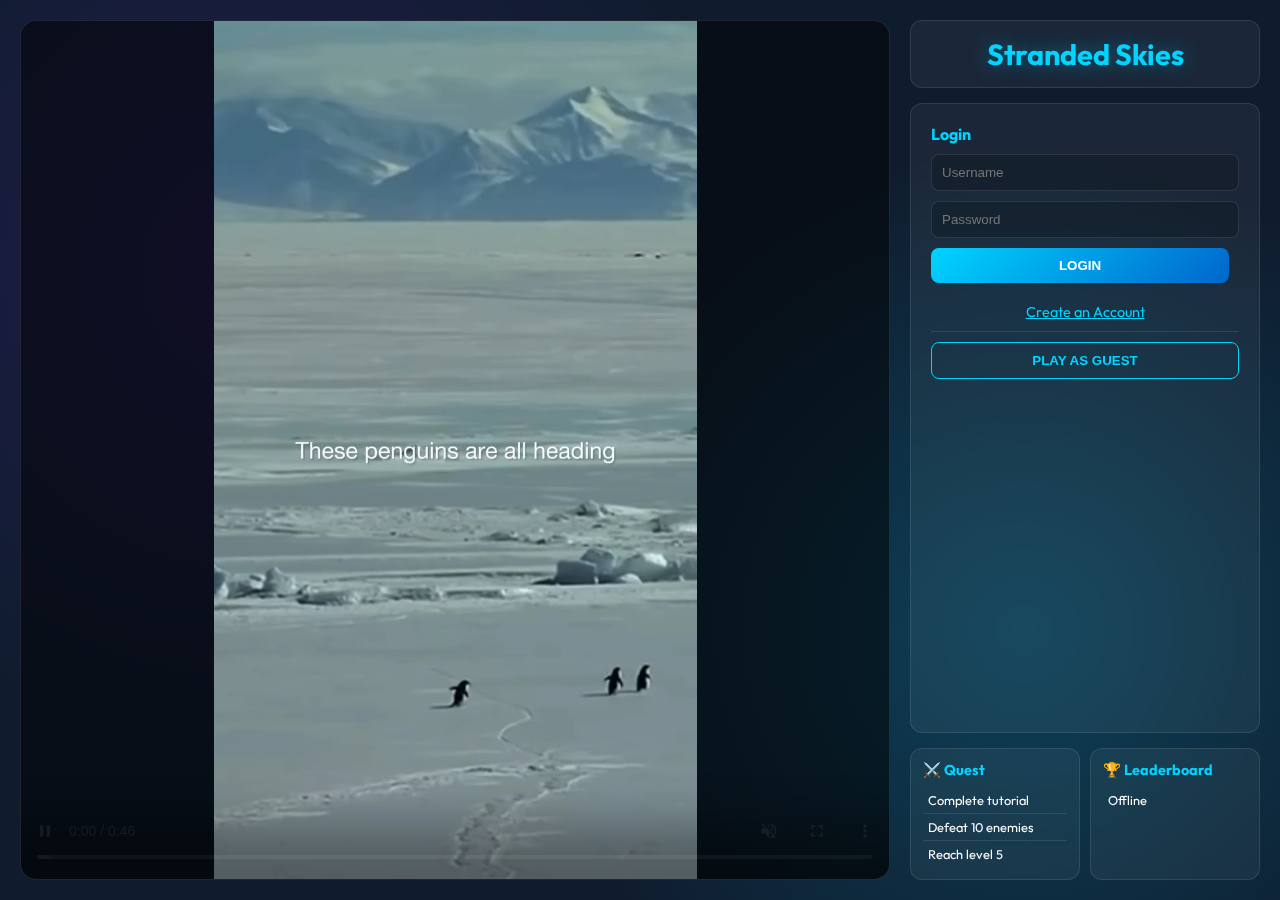
<file: frontend/index.html>
<!DOCTYPE html>
<html>

<head>
    <title>Stranded Skies</title>
    <link rel="stylesheet" href="css/main.css">
    <meta name="viewport" content="width=device-width, initial-scale=1.0">
    <style>
        html,
        body {
            margin: 0;
            padding: 0;
            height: 100vh;
            overflow: hidden;
        }

        .login-container {
            display: flex;
            height: 100vh;
            gap: 20px;
            padding: 20px;
            box-sizing: border-box;
        }

        .video-section {
            flex: 1;
            background: rgba(0, 0, 0, 0.5);
            border: 1px solid var(--glass-border);
            border-radius: 16px;
            overflow: hidden;
            display: flex;
            align-items: center;
            justify-content: center;
        }

        .video-section video {
            width: 100%;
            height: 100%;
            object-fit: contain;
        }

        .video-placeholder {
            color: var(--text-secondary);
            font-size: 1.2rem;
            position: absolute;
        }

        .right-section {
            flex: 0 0 350px;
            display: flex;
            flex-direction: column;
            gap: 15px;
            max-height: 100%;
            overflow: hidden;
        }

        .game-title-box {
            background: var(--glass-bg);
            backdrop-filter: blur(12px);
            border: 1px solid var(--glass-border);
            border-radius: 12px;
            padding: 15px;
            text-align: center;
        }

        .game-title-box h1 {
            font-size: 1.8rem;
            color: var(--accent-color);
            text-shadow: 0 0 20px var(--accent-glow);
            margin: 0;
        }

        .login-box {
            background: var(--glass-bg);
            backdrop-filter: blur(12px);
            border: 1px solid var(--glass-border);
            border-radius: 12px;
            padding: 20px;
            flex: 1;
            min-height: 0;
        }

        .login-box h3 {
            color: var(--accent-color);
            margin-top: 0;
            margin-bottom: 10px;
            font-size: 1rem;
        }

        .login-box input {
            width: 100%;
            box-sizing: border-box;
            margin-bottom: 10px;
            padding: 10px;
        }

        .button-row {
            display: flex;
            gap: 10px;
            margin-bottom: 10px;
        }

        .button-row button {
            flex: 1;
        }

        .divider {
            border-top: 1px solid var(--glass-border);
            margin: 10px 0;
        }

        .guest-btn {
            width: 100%;
            background: transparent;
            border: 1px solid var(--accent-color);
            color: var(--accent-color);
        }

        .guest-btn:hover {
            background: rgba(0, 212, 255, 0.1);
        }

        .bottom-section {
            display: flex;
            gap: 10px;
            flex: 0 0 auto;
        }

        .quest-box,
        .leaderboard-box {
            flex: 1;
            background: var(--glass-bg);
            backdrop-filter: blur(12px);
            border: 1px solid var(--glass-border);
            border-radius: 12px;
            padding: 12px;
        }

        .quest-box h4,
        .leaderboard-box h4 {
            color: var(--accent-color);
            margin-top: 0;
            margin-bottom: 8px;
            font-size: 0.9rem;
        }

        .quest-box ul,
        .leaderboard-box ul {
            list-style: none;
            padding: 0;
            margin: 0;
            max-height: 80px;
            overflow-y: auto;
        }

        .quest-box li,
        .leaderboard-box li {
            padding: 5px;
            border-bottom: 1px solid var(--glass-border);
            font-size: 0.8rem;
        }

        .quest-box li:last-child,
        .leaderboard-box li:last-child {
            border-bottom: none;
        }
    </style>
</head>

<body>
    <div class="login-container">
        <!-- Left: Video -->
        <div class="video-section">
            <video autoplay muted loop playsinline controls id="bgVideo">
                <source src="video/IMG_2776.MP4" type="video/mp4">
            </video>
            <span class="video-placeholder" id="videoPlaceholder">Add video to /video folder</span>
        </div>

        <!-- Right side -->
        <div class="right-section">
            <!-- Game Name -->
            <div class="game-title-box">
                <h1>Stranded Skies</h1>
            </div>

            <!-- Login Form -->
            <!-- Auth Forms -->
            <div class="login-box">
                <!-- Login View -->
                <div id="loginView">
                    <h3>Login</h3>
                    <input id="loginUser" placeholder="Username">
                    <input id="loginPass" type="password" placeholder="Password">

                    <div class="button-row">
                        <button onclick="login()">Login</button>
                    </div>

                    <p style="text-align: center; margin: 10px 0; font-size: 0.9rem;">
                        <a href="#" onclick="showRegister(); return false;" style="color: var(--accent-color);">Create
                            an Account</a>
                    </p>

                    <div class="divider"></div>
                    <button class="guest-btn" onclick="guest()">Play as Guest</button>
                </div>

                <!-- Register View -->
                <div id="registerView" style="display: none;">
                    <h3>Create Account</h3>
                    <input id="regUser" placeholder="Choose Username">
                    <input id="regPass" type="password" placeholder="Password">
                    <input id="regPassConfirm" type="password" placeholder="Confirm Password">

                    <div class="button-row">
                        <button onclick="register()">Register</button>
                    </div>

                    <p style="text-align: center; margin: 10px 0; font-size: 0.9rem;">
                        <a href="#" onclick="showLogin(); return false;" style="color: var(--accent-color);">Back to
                            Login</a>
                    </p>
                </div>
            </div>

            <!-- Bottom: Quest + Leaderboard -->
            <div class="bottom-section">
                <div class="quest-box">
                    <h4>⚔️ Quest</h4>
                    <ul id="questList">
                        <li>Complete tutorial</li>
                        <li>Defeat 10 enemies</li>
                        <li>Reach level 5</li>
                    </ul>
                </div>
                <div class="leaderboard-box">
                    <h4>🏆 Leaderboard</h4>
                    <ul id="leaderboardList">
                        <li>Loading...</li>
                    </ul>
                </div>
            </div>
        </div>
    </div>

    <script src="js/auth.js"></script>
    <script>
        // Hide placeholder if video loads
        const video = document.getElementById('bgVideo');
        const placeholder = document.getElementById('videoPlaceholder');

        video.onloadeddata = () => {
            placeholder.style.display = 'none';
        };
        video.onerror = () => {
            placeholder.style.display = 'block';
        };

        // Load leaderboard
        fetch("http://localhost:8080/api/leaderboard")
            .then(res => res.json())
            .then(data => {
                const ul = document.getElementById("leaderboardList");
                ul.innerHTML = "";
                if (data.length === 0) {
                    ul.innerHTML = "<li>No scores yet</li>";
                } else {
                    data.slice(0, 5).forEach((e, i) => {
                        const li = document.createElement("li");
                        li.textContent = `${i + 1}. ${e.username} - ${e.score}`;
                        ul.appendChild(li);
                    });
                }
            })
            .catch(() => {
                document.getElementById("leaderboardList").innerHTML = "<li>Offline</li>";
            });

        function showRegister() {
            document.getElementById('loginView').style.display = 'none';
            document.getElementById('registerView').style.display = 'block';
        }

        function showLogin() {
            document.getElementById('registerView').style.display = 'none';
            document.getElementById('loginView').style.display = 'block';
        }
    </script>
</body>

</html>
</file>
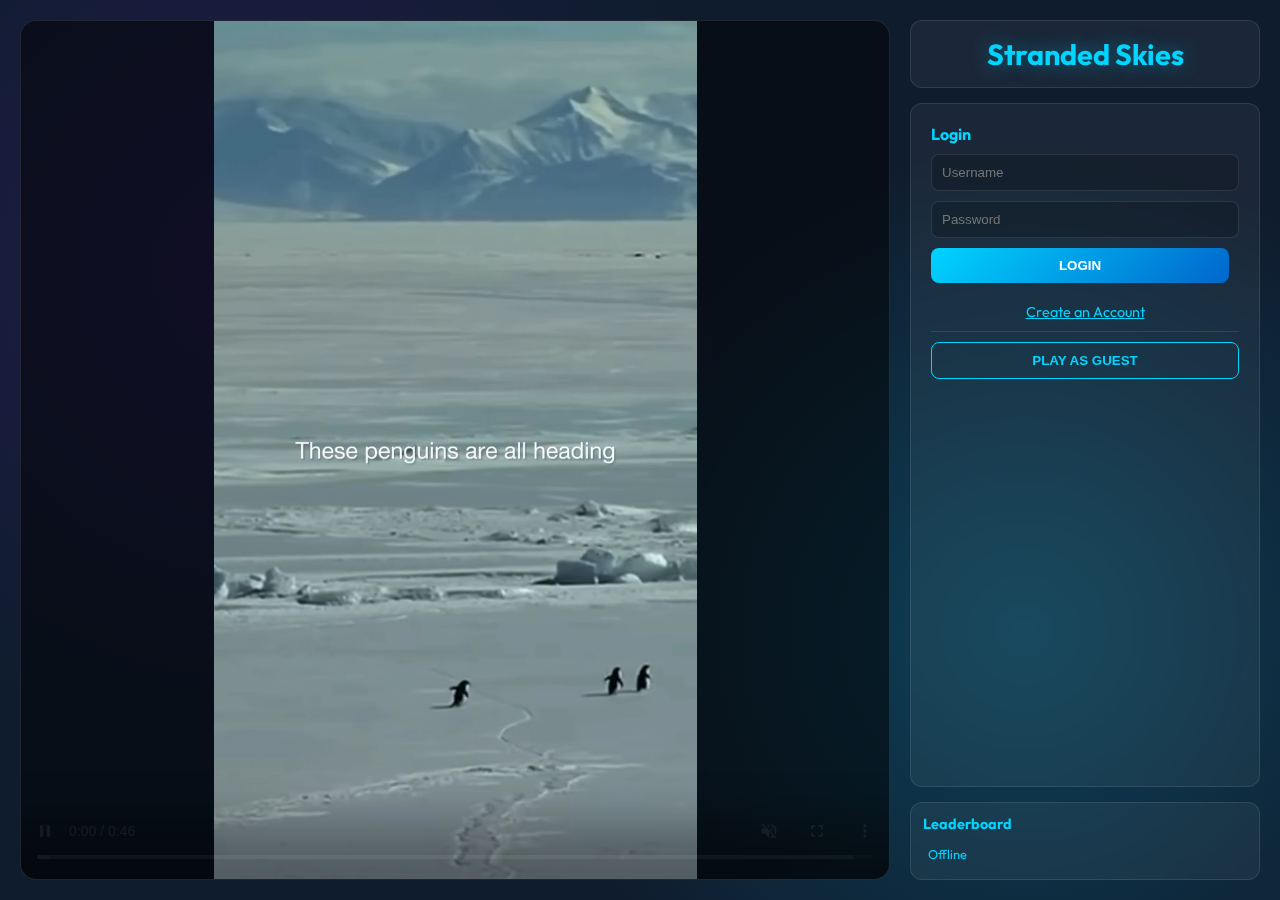
<file: frontend/launcher.html>
<!DOCTYPE html>
<html>

<head>
    <title>Stranded Skies</title>
    <meta charset="UTF-8">
    <link rel="stylesheet" href="css/main.css">
    <meta name="viewport" content="width=device-width, initial-scale=1.0">
    <style>
        html,
        body {
            margin: 0;
            padding: 0;
            height: 100vh;
            overflow: hidden;
        }

        .login-container {
            display: flex;
            height: 100vh;
            gap: 20px;
            padding: 20px;
            box-sizing: border-box;
        }

        .video-section {
            flex: 1;
            background: rgba(0, 0, 0, 0.5);
            border: 1px solid var(--glass-border);
            border-radius: 16px;
            overflow: hidden;
            display: flex;
            align-items: center;
            justify-content: center;
        }

        .video-section video {
            width: 100%;
            height: 100%;
            object-fit: contain;
        }

        .video-placeholder {
            color: var(--text-secondary);
            font-size: 1.2rem;
            position: absolute;
        }

        .right-section {
            flex: 0 0 350px;
            display: flex;
            flex-direction: column;
            gap: 15px;
            max-height: 100%;
            overflow: hidden;
        }

        .game-title-box {
            background: var(--glass-bg);
            backdrop-filter: blur(12px);
            border: 1px solid var(--glass-border);
            border-radius: 12px;
            padding: 15px;
            text-align: center;
        }

        .game-title-box h1 {
            font-size: 1.8rem;
            color: var(--accent-color);
            text-shadow: 0 0 20px var(--accent-glow);
            margin: 0;
        }

        .login-box {
            background: var(--glass-bg);
            backdrop-filter: blur(12px);
            border: 1px solid var(--glass-border);
            border-radius: 12px;
            padding: 20px;
            flex: 1;
            min-height: 0;
        }

        .login-box h3 {
            color: var(--accent-color);
            margin-top: 0;
            margin-bottom: 10px;
            font-size: 1rem;
        }

        .login-box input {
            width: 100%;
            box-sizing: border-box;
            margin-bottom: 10px;
            padding: 10px;
        }

        .button-row {
            display: flex;
            gap: 10px;
            margin-bottom: 10px;
        }

        .button-row button {
            flex: 1;
        }

        .divider {
            border-top: 1px solid var(--glass-border);
            margin: 10px 0;
        }

        .guest-btn {
            width: 100%;
            background: transparent;
            border: 1px solid var(--accent-color);
            color: var(--accent-color);
        }

        .guest-btn:hover {
            background: rgba(0, 212, 255, 0.1);
        }

        .bottom-section {
            display: flex;
            gap: 10px;
            flex: 0 0 auto;
        }

        .leaderboard-box {
            flex: 1;
            background: var(--glass-bg);
            backdrop-filter: blur(12px);
            border: 1px solid var(--glass-border);
            border-radius: 12px;
            padding: 12px;
            cursor: pointer;
            transition: transform 0.2s ease, box-shadow 0.2s ease;
            text-decoration: none;
            display: block;
        }

        .leaderboard-box:hover {
            transform: translateY(-3px);
            box-shadow: 0 4px 15px var(--accent-glow);
        }

        .leaderboard-box h4 {
            color: var(--accent-color);
            margin-top: 0;
            margin-bottom: 8px;
            font-size: 0.9rem;
        }

        .leaderboard-box ul {
            list-style: none;
            padding: 0;
            margin: 0;
            max-height: 80px;
            overflow-y: auto;
        }

        .leaderboard-box li {
            padding: 5px;
            border-bottom: 1px solid var(--glass-border);
            font-size: 0.8rem;
            color: #00d4ff;
        }

        .leaderboard-box li:last-child {
            border-bottom: none;
        }
    </style>
</head>

<body>
    <div class="login-container">
        <div class="video-section">
            <video autoplay muted loop playsinline controls id="bgVideo">
                <source src="video/IMG_2776.MP4" type="video/mp4">
            </video>
            <span class="video-placeholder" id="videoPlaceholder">Add video to /video folder</span>
        </div>

        <div class="right-section">
            <div class="game-title-box">
                <h1>Stranded Skies</h1>
            </div>

            <div class="login-box">
                <div id="loginView">
                    <h3>Login</h3>
                    <input id="loginUser" placeholder="Username">
                    <input id="loginPass" type="password" placeholder="Password">

                    <div class="button-row">
                        <button onclick="login()">Login</button>
                    </div>

                    <p style="text-align: center; margin: 10px 0; font-size: 0.9rem;">
                        <a href="#" onclick="showRegister(); return false;" style="color: var(--accent-color);">Create
                            an Account</a>
                    </p>

                    <div class="divider"></div>
                    <button class="guest-btn" onclick="guest()">Play as Guest</button>
                </div>

                <div id="registerView" style="display: none;">
                    <h3>Create Account</h3>
                    <input id="regUser" placeholder="Choose Username">
                    <input id="regPass" type="password" placeholder="Password">
                    <input id="regPassConfirm" type="password" placeholder="Confirm Password">

                    <div class="button-row">
                        <button onclick="register()">Register</button>
                    </div>

                    <p style="text-align: center; margin: 10px 0; font-size: 0.9rem;">
                        <a href="#" onclick="showLogin(); return false;" style="color: var(--accent-color);">Back to
                            Login</a>
                    </p>
                </div>
            </div>

            <div class="bottom-section">
                <a href="leaderboard.html" class="leaderboard-box">
                    <h4>Leaderboard</h4>
                    <ul id="leaderboardList">
                        <li>Loading...</li>
                    </ul>
                </a>
            </div>
        </div>
    </div>

    <script src="js/config.js"></script>
    <script src="js/auth.js"></script>
    <script>
        const video = document.getElementById('bgVideo');
        const placeholder = document.getElementById('videoPlaceholder');

        video.onloadeddata = () => {
            placeholder.style.display = 'none';
        };
        video.onerror = () => {
            placeholder.style.display = 'block';
        };

        fetch(`${CONFIG.API_URL}/api/leaderboard`)
            .then(res => res.json())
            .then(data => {
                const ul = document.getElementById("leaderboardList");
                ul.innerHTML = "";
                if (data.length === 0) {
                    ul.innerHTML = "<li>No scores yet</li>";
                } else {
                    data.slice(0, 5).forEach((e, i) => {
                        const li = document.createElement("li");
                        li.textContent = `${i + 1}. ${e.username} - ${e.score}`;
                        ul.appendChild(li);
                    });
                }
            })
            .catch(() => {
                document.getElementById("leaderboardList").innerHTML = "<li>Offline</li>";
            });

        function showRegister() {
            document.getElementById('loginView').style.display = 'none';
            document.getElementById('registerView').style.display = 'block';
        }

        function showLogin() {
            document.getElementById('registerView').style.display = 'none';
            document.getElementById('loginView').style.display = 'block';
        }
    </script>
</body>

</html>
</file>
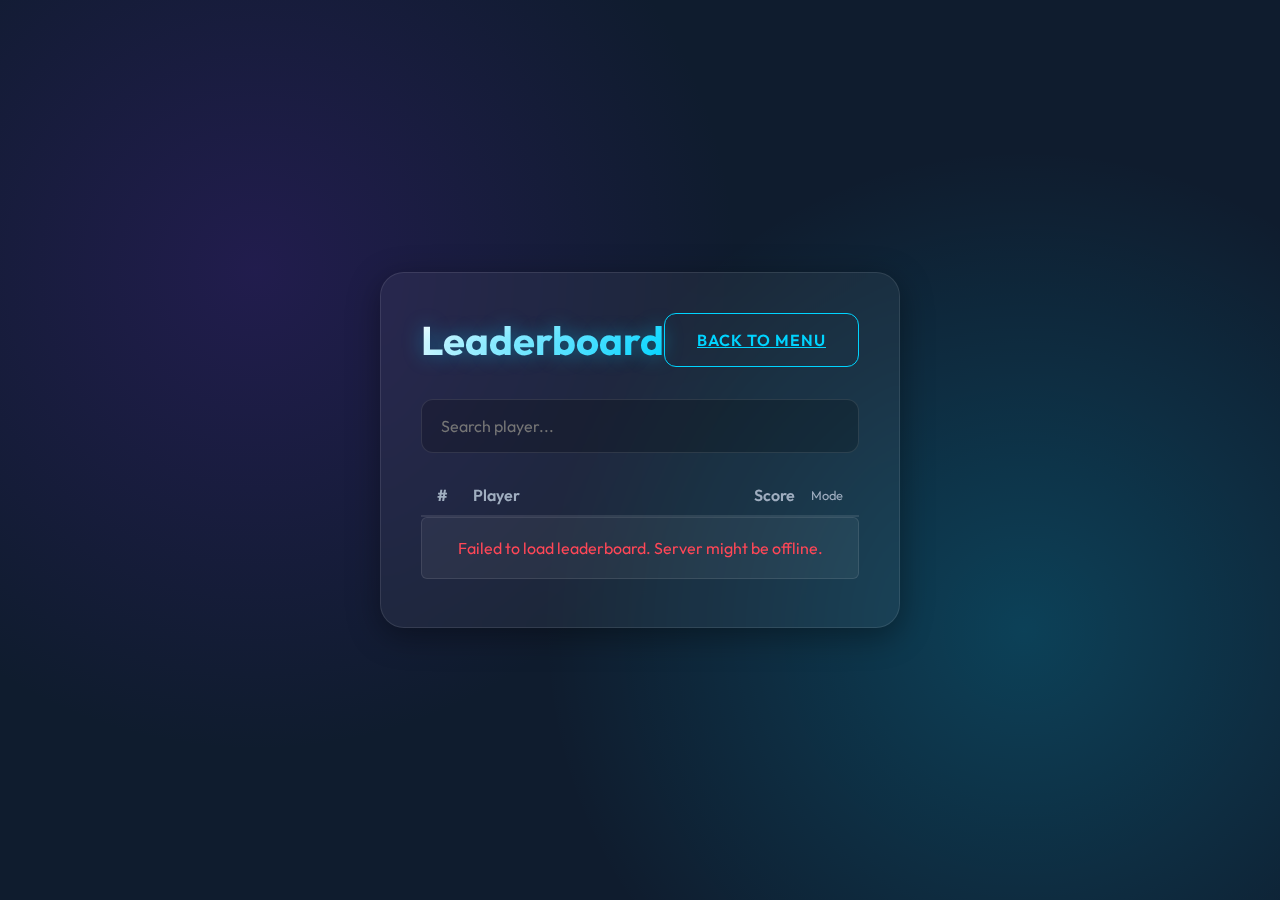
<file: frontend/leaderboard.html>
<!DOCTYPE html>
<html>

<head>
    <title>Leaderboard - Stranded Skies</title>
    <link rel="stylesheet" href="css/main.css">
    <link rel="stylesheet" href="style.css">
    <style>
        .score-banner {
            background: rgba(255, 255, 255, 0.1);
            border: 1px solid var(--accent-color);
            padding: 20px;
            border-radius: 16px;
            margin-bottom: 30px;
            text-align: center;
            display: none;
            /* Hidden by default */
            animation: slideDown 0.5s ease;
        }

        .score-banner h2 {
            margin-bottom: 10px;
            color: var(--text-primary);
        }

        .score-banner .highlight {
            font-size: 2.5rem;
            color: var(--accent-color);
            text-shadow: 0 0 15px var(--accent-glow);
            font-weight: 700;
        }

        @keyframes slideDown {
            from {
                transform: translateY(-20px);
                opacity: 0;
            }

            to {
                transform: translateY(0);
                opacity: 1;
            }
        }

        .leaderboard-container {
            max-width: 800px;
            margin: 0 auto;
            min-height: 80vh;
            display: flex;
            flex-direction: column;
            justify-content: center;
        }
    </style>
</head>

<body>

    <div class="leaderboard-container">
        <!-- Your Score Section (For Guests/Post-Game) -->
        <div id="yourScoreSection" class="score-banner">
            <h2>GAME OVER</h2>
            <p>You scored</p>
            <div id="playerScore" class="highlight">0</div>
            <p id="gameModeDisplay" style="color: var(--text-secondary); margin-top: 5px;">Mode: Unknown</p>

            <div style="margin-top: 20px; display: flex; gap: 10px; justify-content: center;">
                <button onclick="window.location.href='index.html'" class="btn btn-primary">Login to Save Score</button>
            </div>
            <p style="font-size: 0.8rem; margin-top: 10px; color: var(--text-secondary);">
                Creating an account will add this score to the global leaderboard.
            </p>
        </div>

        <!-- Global Leaderboard -->
        <div class="glass-card">
            <div style="display: flex; justify-content: space-between; align-items: center; margin-bottom: 2rem;">
                <h1 style="font-size: 2.5rem; margin: 0;">Leaderboard</h1>
                <a href="index.html" class="btn btn-secondary">Back to Menu</a>
            </div>

            <div class="input-group" style="margin-bottom: 1rem;">
                <input type="text" id="searchInput" class="input-field" placeholder="Search player..."
                    onkeyup="filterLeaderboard()">
            </div>

            <div class="leaderboard-list">
                <div class="leaderboard-item"
                    style="border-bottom: 2px solid var(--glass-border); padding-bottom: 10px;">
                    <span class="rank" style="color: var(--text-secondary);">#</span>
                    <span class="player-name" style="color: var(--text-secondary); font-weight: 600;">Player</span>
                    <span class="score" style="color: var(--text-secondary);">Score</span>
                    <span class="gamemode">Mode</span>
                </div>
                <!-- List Items -->
                <ul id="list" style="list-style: none; padding: 0;">
                    <li style="text-align: center; padding: 20px; color: var(--text-secondary);">Loading scores...</li>
                </ul>
            </div>
        </div>
    </div>

    <script src="js/leaderboard.js"></script>
</body>

</html>
</file>
<file: frontend/css/main.css>
@import url('https://fonts.googleapis.com/css2?family=Outfit:wght@300;400;600;700&display=swap');

:root {
    --bg-color: #0f1c2e;
    --glass-bg: rgba(255, 255, 255, 0.05);
    --glass-border: rgba(255, 255, 255, 0.1);
    --accent-color: #00d4ff;
    --accent-glow: rgba(0, 212, 255, 0.4);
    --text-primary: #ffffff;
    --text-secondary: #a0aec0;
    --danger-color: #ff4757;
    --success-color: #2ed573;
}

body {
    background-color: var(--bg-color);
    background-image: 
        radial-gradient(circle at 20% 30%, rgba(76, 29, 149, 0.3) 0%, transparent 40%),
        radial-gradient(circle at 80% 70%, rgba(0, 212, 255, 0.2) 0%, transparent 40%);
    color: var(--text-primary);
    font-family: 'Outfit', sans-serif;
    min-height: 100vh;
    margin: 0;
    padding: 20px;
}

h2 {
    color: var(--accent-color);
    text-shadow: 0 0 10px var(--accent-glow);
    margin-bottom: 20px;
}

input {
    background: rgba(0, 0, 0, 0.2);
    border: 1px solid var(--glass-border);
    border-radius: 8px;
    padding: 10px 15px;
    color: var(--text-primary);
    margin-bottom: 10px;
    display: block;
    width: 300px;
    outline: none;
    transition: all 0.3s;
}

input:focus {
    border-color: var(--accent-color);
    box-shadow: 0 0 10px var(--accent-glow);
}

button {
    background: linear-gradient(135deg, var(--accent-color) 0%, #0066cc 100%);
    color: white;
    border: none;
    padding: 10px 20px;
    border-radius: 8px;
    cursor: pointer;
    font-weight: 600;
    text-transform: uppercase;
    transition: transform 0.2s, box-shadow 0.2s;
    margin-right: 10px;
    margin-bottom: 10px;
}

button:hover {
    transform: translateY(-2px);
    box-shadow: 0 4px 15px var(--accent-glow);
}

.container {
    display: flex;
    gap: 20px;
    flex-wrap: wrap;
}

#unity {
    border: 1px solid var(--glass-border);
    box-shadow: 0 8px 32px 0 rgba(0, 0, 0, 0.37);
    border-radius: 12px;
    background: black;
}

.chat {
    flex: 1;
    min-width: 300px;
    max-width: 400px;
    background: var(--glass-bg);
    backdrop-filter: blur(12px);
    border: 1px solid var(--glass-border);
    padding: 15px;
    border-radius: 12px;
    display: flex;
    flex-direction: column;
}

#messages {
    height: 400px;
    overflow-y: auto;
    border-bottom: 1px solid var(--glass-border);
    margin-bottom: 10px;
    padding-right: 5px;
}

#messages div {
    margin-bottom: 8px;
    word-wrap: break-word;
}

#list li {
    background: var(--glass-bg);
    margin-bottom: 8px;
    padding: 10px;
    border-radius: 6px;
    list-style: none;
    border: 1px solid var(--glass-border);
}

::-webkit-scrollbar {
    width: 8px;
}
::-webkit-scrollbar-track {
    background: rgba(0,0,0,0.1);
}
::-webkit-scrollbar-thumb {
    background: var(--glass-border);
    border-radius: 4px;
}
</file>
<file: frontend/style.css>
/* Stranded Skies - Premium Glassmorphism Theme */
@import url('https://fonts.googleapis.com/css2?family=Outfit:wght@300;400;600;700&display=swap');

:root {
    --bg-color: #0f1c2e;
    --glass-bg: rgba(255, 255, 255, 0.05);
    --glass-border: rgba(255, 255, 255, 0.1);
    --accent-color: #00d4ff;
    --accent-glow: rgba(0, 212, 255, 0.4);
    --text-primary: #ffffff;
    --text-secondary: #a0aec0;
    --danger-color: #ff4757;
    --success-color: #2ed573;
}

* {
    margin: 0;
    padding: 0;
    box-sizing: border-box;
    font-family: 'Outfit', sans-serif;
}

body {
    background-color: var(--bg-color);
    background-image: 
        radial-gradient(circle at 20% 30%, rgba(76, 29, 149, 0.3) 0%, transparent 40%),
        radial-gradient(circle at 80% 70%, rgba(0, 212, 255, 0.2) 0%, transparent 40%);
    color: var(--text-primary);
    min-height: 100vh;
    display: flex;
    justify-content: center;
    align-items: center;
    overflow-x: hidden;
}

.container {
    width: 100%;
    max-width: 1200px;
    padding: 2rem;
    display: grid;
    grid-template-columns: 1fr;
    gap: 2rem;
}

@media (min-width: 900px) {
    .container {
        grid-template-columns: 1fr 1fr;
    }
}

/* Glass Card */
.glass-card {
    background: var(--glass-bg);
    backdrop-filter: blur(12px);
    -webkit-backdrop-filter: blur(12px);
    border: 1px solid var(--glass-border);
    border-radius: 24px;
    padding: 2.5rem;
    box-shadow: 0 8px 32px 0 rgba(0, 0, 0, 0.37);
    transition: transform 0.3s ease;
}

.glass-card:hover {
    transform: translateY(-5px);
}

/* Typography */
h1 {
    font-size: 3rem;
    font-weight: 700;
    margin-bottom: 0.5rem;
    background: linear-gradient(135deg, #fff 0%, #00d4ff 100%);
    -webkit-background-clip: text;
    -webkit-text-fill-color: transparent;
    text-shadow: 0 0 20px var(--accent-glow);
}

h2 {
    font-size: 1.8rem;
    margin-bottom: 1.5rem;
    color: var(--text-primary);
}

p {
    color: var(--text-secondary);
    line-height: 1.6;
    margin-bottom: 1.5rem;
}

/* Forms */
.auth-form {
    display: flex;
    flex-direction: column;
    gap: 1.2rem;
}

.input-group {
    position: relative;
}

.input-field {
    width: 100%;
    background: rgba(0, 0, 0, 0.2);
    border: 1px solid var(--glass-border);
    border-radius: 12px;
    padding: 1rem 1.2rem;
    color: var(--text-primary);
    font-size: 1rem;
    outline: none;
    transition: all 0.3s ease;
}

.input-field:focus {
    border-color: var(--accent-color);
    box-shadow: 0 0 15px var(--accent-glow);
}

/* Buttons */
.btn {
    padding: 1rem 2rem;
    border-radius: 12px;
    border: none;
    font-size: 1rem;
    font-weight: 600;
    cursor: pointer;
    transition: all 0.3s ease;
    text-transform: uppercase;
    letter-spacing: 1px;
}

.btn-primary {
    background: linear-gradient(135deg, var(--accent-color) 0%, #0066cc 100%);
    color: #fff;
    box-shadow: 0 4px 15px var(--accent-glow);
}

.btn-primary:hover {
    transform: translateY(-2px);
    box-shadow: 0 6px 20px var(--accent-glow);
}

.btn-secondary {
    background: transparent;
    border: 1px solid var(--accent-color);
    color: var(--accent-color);
}

.btn-secondary:hover {
    background: rgba(0, 212, 255, 0.1);
}

.btn-block {
    width: 100%;
}

.toggle-text {
    text-align: center;
    color: var(--text-secondary);
    font-size: 0.9rem;
    cursor: pointer;
    margin-top: 1rem;
}

.toggle-text:hover {
    color: var(--accent-color);
    text-decoration: underline;
}

/* Leaderboard */
.leaderboard-list {
    list-style: none;
    margin-top: 1rem;
}

.leaderboard-item {
    display: flex;
    justify-content: space-between;
    padding: 1rem;
    border-bottom: 1px solid var(--glass-border);
    transition: background 0.3s;
}

.leaderboard-item:last-child {
    border-bottom: none;
}

.leaderboard-item:hover {
    background: rgba(255, 255, 255, 0.05);
}

.rank {
    font-weight: 700;
    color: var(--accent-color);
    margin-right: 1rem;
    width: 20px;
}

.player-name {
    flex-grow: 1;
}

.score {
    font-weight: 600;
    color: var(--success-color);
}

.gamemode {
    font-size: 0.8rem;
    color: var(--text-secondary);
    margin-left: 1rem;
    display: flex;
    align-items: center;
}

/* Error Message */
.error-msg {
    color: var(--danger-color);
    font-size: 0.9rem;
    background: rgba(255, 71, 87, 0.1);
    padding: 0.8rem;
    border-radius: 8px;
    display: none;
    margin-bottom: 1rem;
    text-align: center;
}

/* Hidden Utility */
.hidden {
    display: none !important;
}

/* Hero Section */
.hero-content {
    display: flex;
    flex-direction: column;
    justify-content: center;
    height: 100%;
}

.hero-subtitle {
    font-size: 1.2rem;
    margin-bottom: 2rem;
    color: var(--accent-color);
}
</file>
